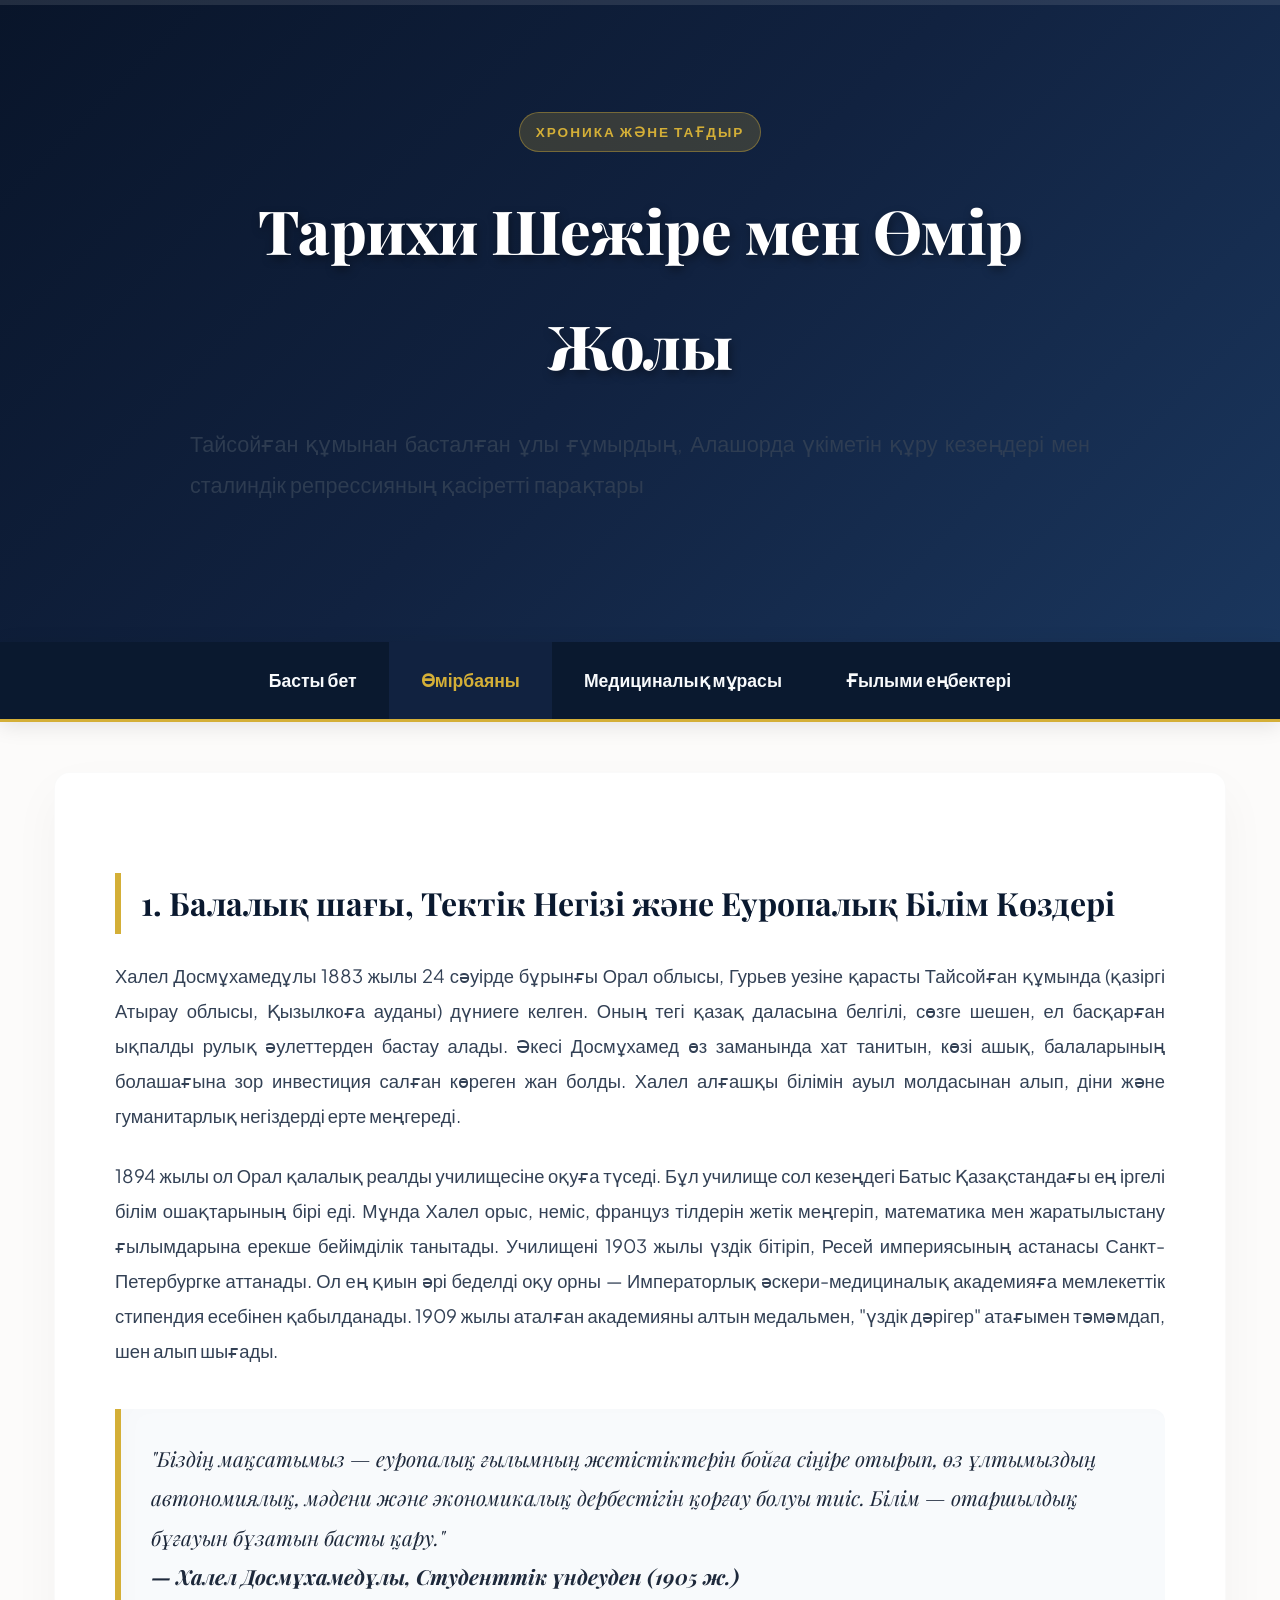
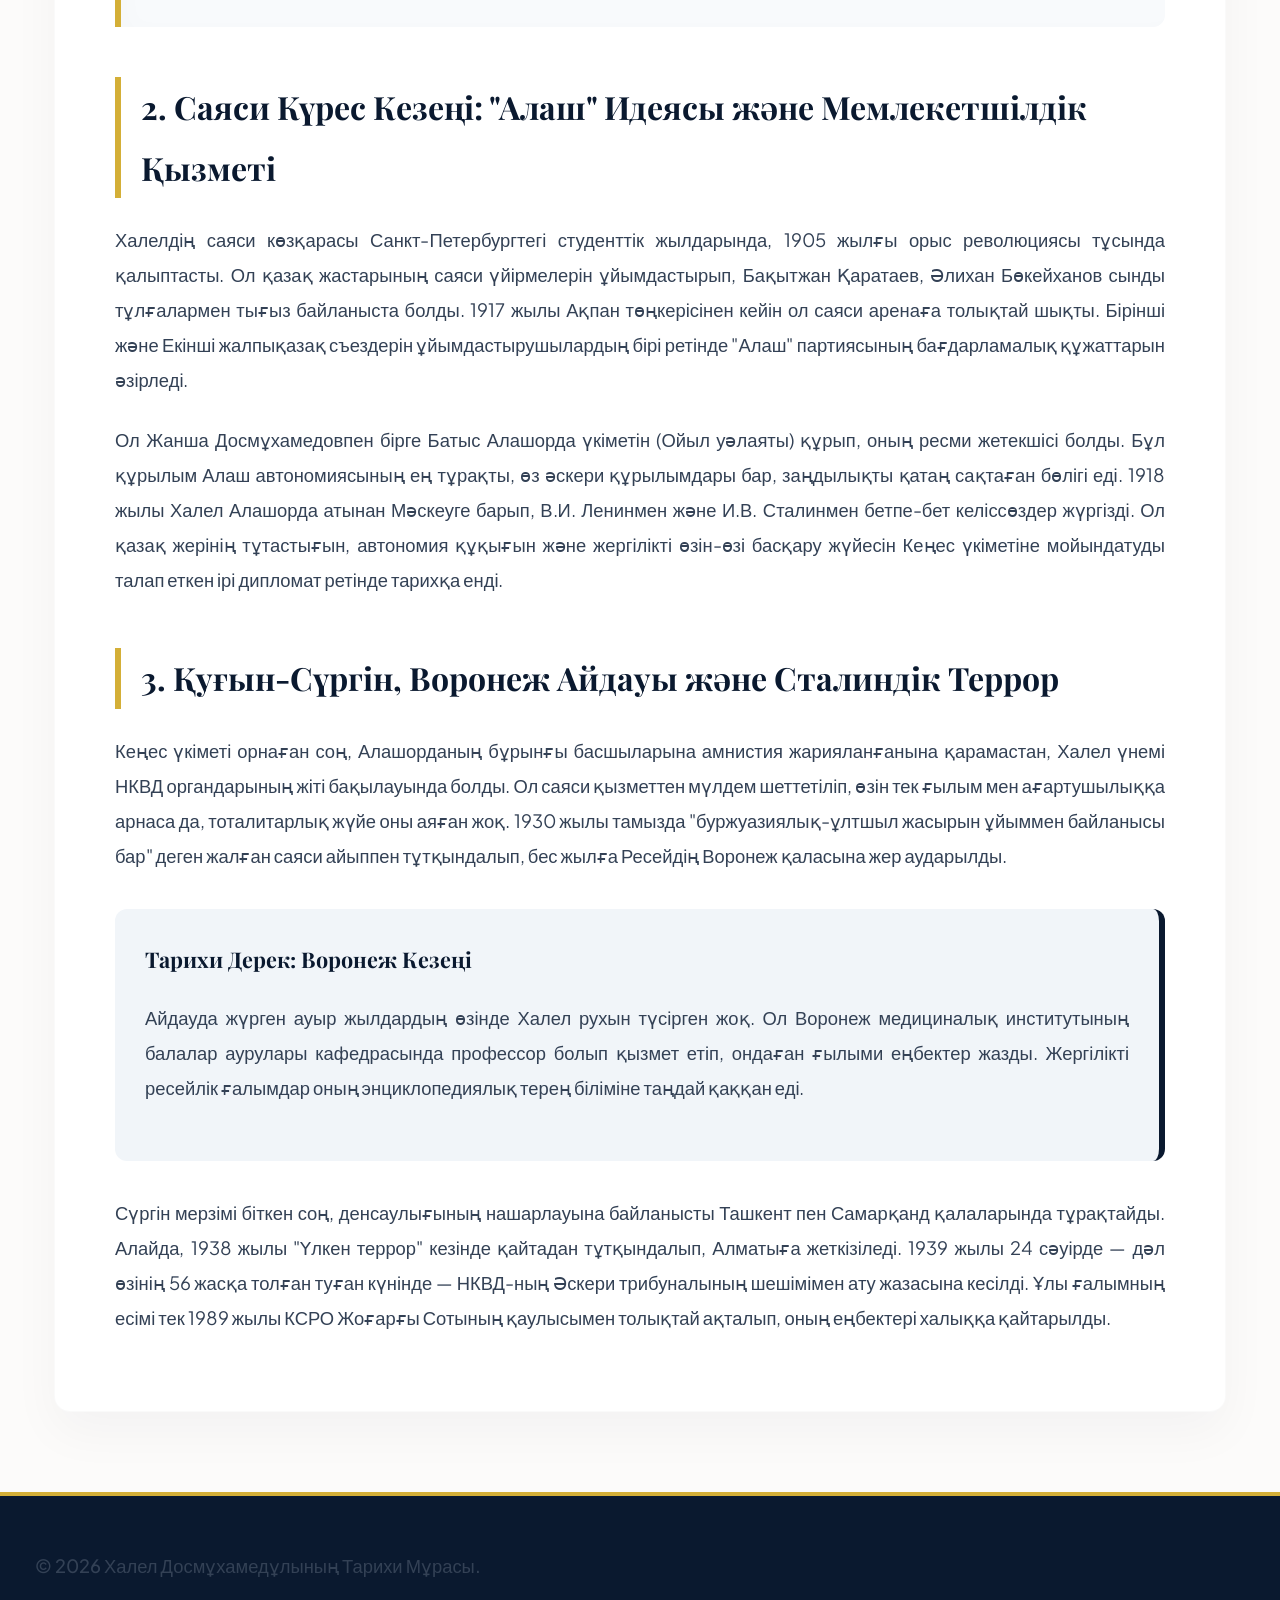
<file: bio.html>
<!DOCTYPE html>
<html lang="kk">
<head>
    <meta charset="UTF-8">
    <meta name="viewport" content="width=device-width, initial-scale=1.0">
    <title>Өмірбаяны — Халел Досмұхамедұлы</title>
    <link rel="stylesheet" href="style.css">
</head>
<body>

    <div id="progress-container">
        <div id="progress-bar"></div>
    </div>

    <header>
        <div class="header-overlay">
            <span class="header-tag">Хроника және Тағдыр</span>
            <h1>Тарихи Шежіре мен Өмір Жолы</h1>
            <p>Тайсойған құмынан басталған ұлы ғұмырдың, Алашорда үкіметін құру кезеңдері мен сталиндік репрессияның қасіретті парақтары</p>
        </div>
    </header>

    <nav>
        <a href="index.html">Басты бет</a>
        <a href="bio.html" class="active">Өмірбаяны</a>
        <a href="medicine.html">Медициналық мұрасы</a>
        <a href="education.html">Ғылыми еңбектері</a>
    </nav>

    <main class="container">
        <h2>1. Балалық шағы, Тектік Негізі және Еуропалық Білім Көздері</h2>
        <p>Халел Досмұхамедұлы 1883 жылы 24 сәуірде бұрынғы Орал облысы, Гурьев уезіне қарасты Тайсойған құмында (қазіргі Атырау облысы, Қызылкоға ауданы) дүниеге келген. Оның тегі қазақ даласына белгілі, сөзге шешен, ел басқарған ықпалды рулық әулеттерден бастау алады. Әкесі Досмұхамед өз заманында хат танитын, көзі ашық, балаларының болашағына зор инвестиция салған көреген жан болды. Халел алғашқы білімін ауыл молдасынан алып, діни және гуманитарлық негіздерді ерте меңгереді.</p>
        
        <p>1894 жылы ол Орал қалалық реалды училищесіне оқуға түседі. Бұл училище сол кезеңдегі Батыс Қазақстандағы ең іргелі білім ошақтарының бірі еді. Мұнда Халел орыс, неміс, француз тілдерін жетік меңгеріп, математика мен жаратылыстану ғылымдарына ерекше бейімділік танытады. Училищені 1903 жылы үздік бітіріп, Ресей империясының астанасы Санкт-Петербургке аттанады. Ол ең қиын әрі беделді оқу орны — Императорлық әскери-медициналық академияға мемлекеттік стипендия есебінен қабылданады. 1909 жылы аталған академияны алтын медальмен, "үздік дәрігер" атағымен тәмәмдап, шен алып шығады.</p>

        <blockquote class="quote">
            "Біздің мақсатымыз — еуропалық ғылымның жетістіктерін бойға сіңіре отырып, өз ұлтымыздың автономиялық, мәдени және экономикалық дербестігін қорғау болуы тиіс. Білім — отаршылдық бұғауын бұзатын басты қару."
            <br><strong>— Халел Досмұхамедұлы, Студенттік үндеуден (1905 ж.)</strong>
        </blockquote>

        <h2>2. Саяси Күрес Кезеңі: "Алаш" Идеясы және Мемлекетшілдік Қызметі</h2>
        <p>Халелдің саяси көзқарасы Санкт-Петербургтегі студенттік жылдарында, 1905 жылғы орыс революциясы тұсында қалыптасты. Ол қазақ жастарының саяси үйірмелерін ұйымдастырып, Бақытжан Қаратаев, Әлихан Бөкейханов сынды тұлғалармен тығыз байланыста болды. 1917 жылы Ақпан төңкерісінен кейін ол саяси аренаға толықтай шықты. Бірінші және Екінші жалпықазақ съездерін ұйымдастырушылардың бірі ретінде "Алаш" партиясының бағдарламалық құжаттарын әзірледі.</p>
        
        <p>Ол Жанша Досмұхамедовпен бірге Батыс Алашорда үкіметін (Ойыл уәлаяты) құрып, оның ресми жетекшісі болды. Бұл құрылым Алаш автономиясының ең тұрақты, өз әскери құрылымдары бар, заңдылықты қатаң сақтаған бөлігі еді. 1918 жылы Халел Алашорда атынан Мәскеуге барып, В.И. Ленинмен және И.В. Сталинмен бетпе-бет келіссөздер жүргізді. Ол қазақ жерінің тұтастығын, автономия құқығын және жергілікті өзін-өзі басқару жүйесін Кеңес үкіметіне мойындатуды талап еткен ірі дипломат ретінде тарихқа енді.</p>

        <h2>3. Қуғын-Сүргін, Воронеж Айдауы және Сталиндік Террор</h2>
        <p>Кеңес үкіметі орнаған соң, Алашорданың бұрынғы басшыларына амнистия жарияланғанына қарамастан, Халел үнемі НКВД органдарының жіті бақылауында болды. Ол саяси қызметтен мүлдем шеттетіліп, өзін тек ғылым мен ағартушылыққа арнаса да, тоталитарлық жүйе оны аяған жоқ. 1930 жылы тамызда "буржуазиялық-ұлтшыл жасырын ұйыммен байланысы бар" деген жалған саяси айыппен тұтқындалып, бес жылға Ресейдің Воронеж қаласына жер аударылды.</p>
        
        <div class="info-block">
            <h3>Тарихи Дерек: Воронеж Кезеңі</h3>
            <p>Айдауда жүрген ауыр жылдардың өзінде Халел рухын түсірген жоқ. Ол Воронеж медициналық институтының балалар аурулары кафедрасында профессор болып қызмет етіп, ондаған ғылыми еңбектер жазды. Жергілікті ресейлік ғалымдар оның энциклопедиялық терең біліміне таңдай қаққан еді.</p>
        </div>

        <p>Сүргін мерзімі біткен соң, денсаулығының нашарлауына байланысты Ташкент пен Самарқанд қалаларында тұрақтайды. Алайда, 1938 жылы "Үлкен террор" кезінде қайтадан тұтқындалып, Алматыға жеткізіледі. 1939 жылы 24 сәуірде — дәл өзінің 56 жасқа толған туған күнінде — НКВД-ның Әскери трибуналының шешімімен ату жазасына кесілді. Ұлы ғалымның есімі тек 1989 жылы КСРО Жоғарғы Сотының қаулысымен толықтай ақталып, оның еңбектері халыққа қайтарылды.</p>
    </main>

    <footer>
        <p>&copy; 2026 Халел Досмұхамедұлының Тарихи Мұрасы.</p>
    </footer>

    <script src="script.js"></script>
</body>
</html>
</file>
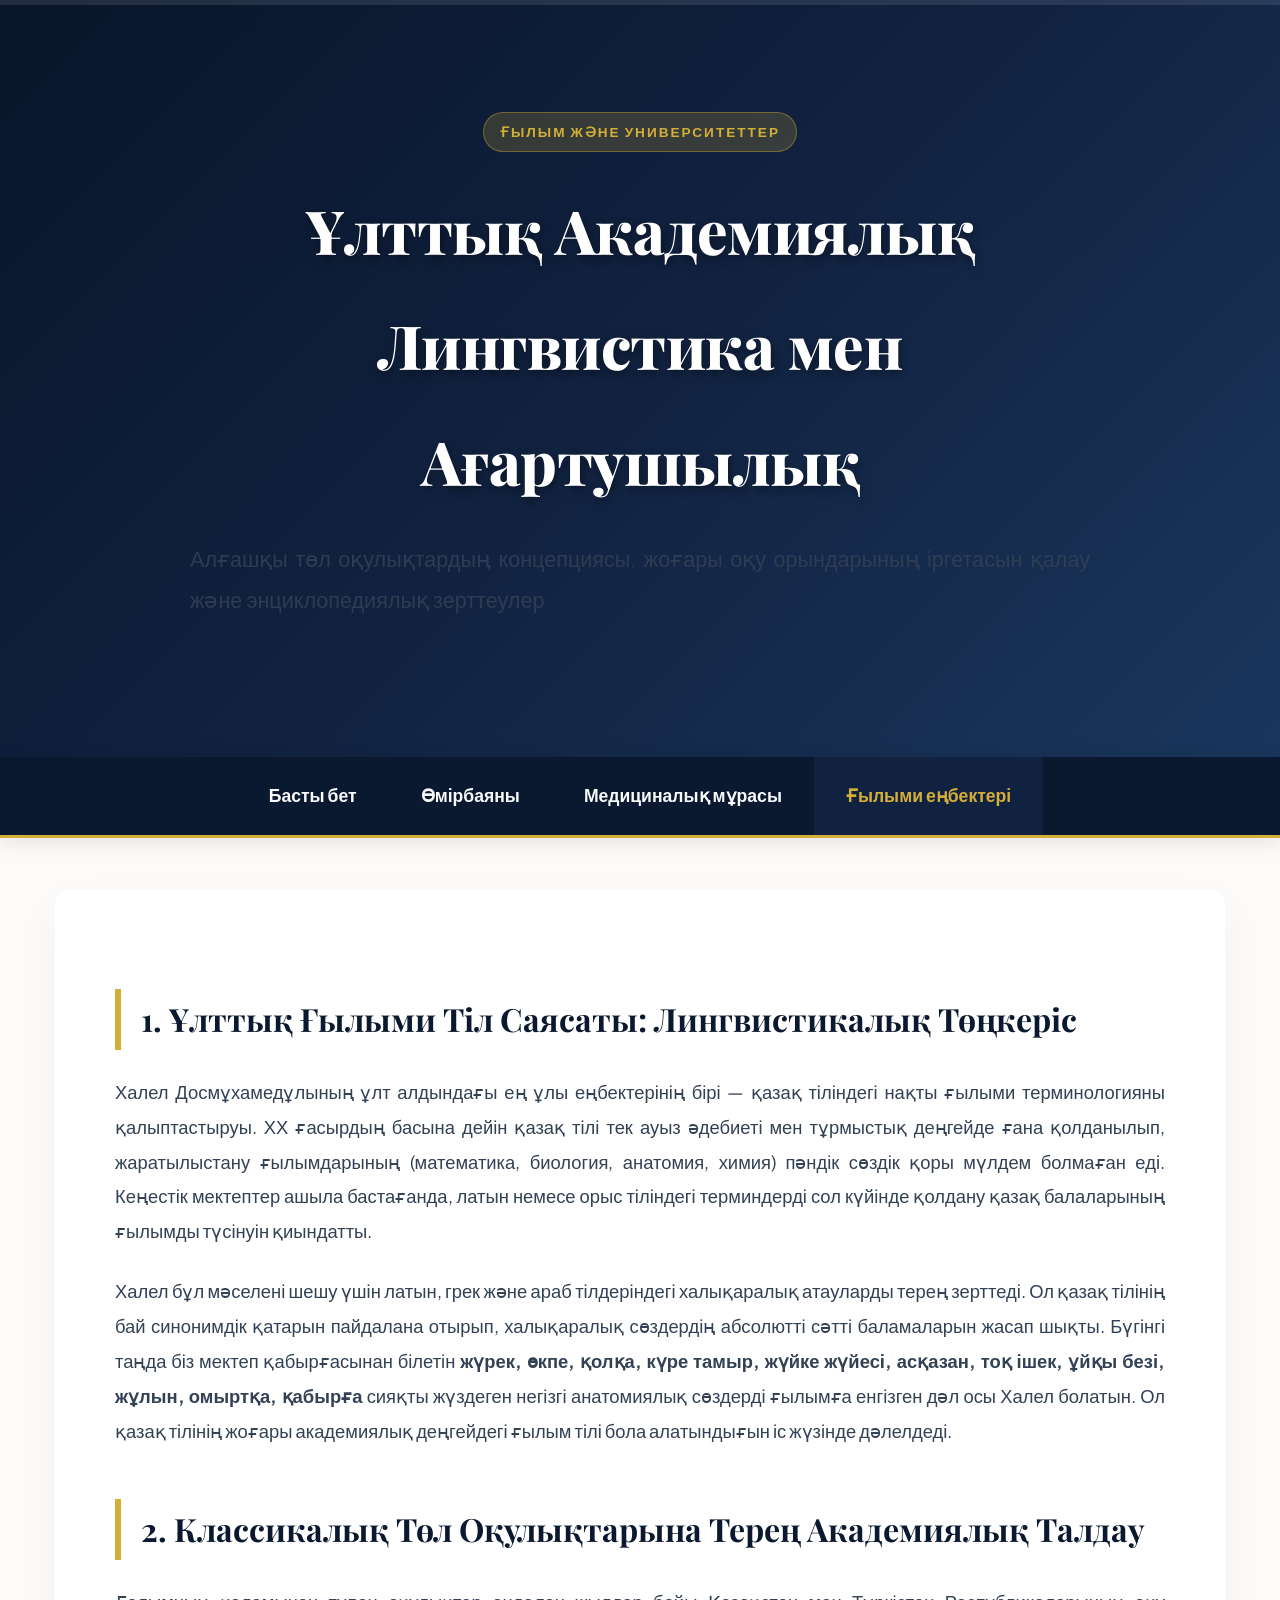
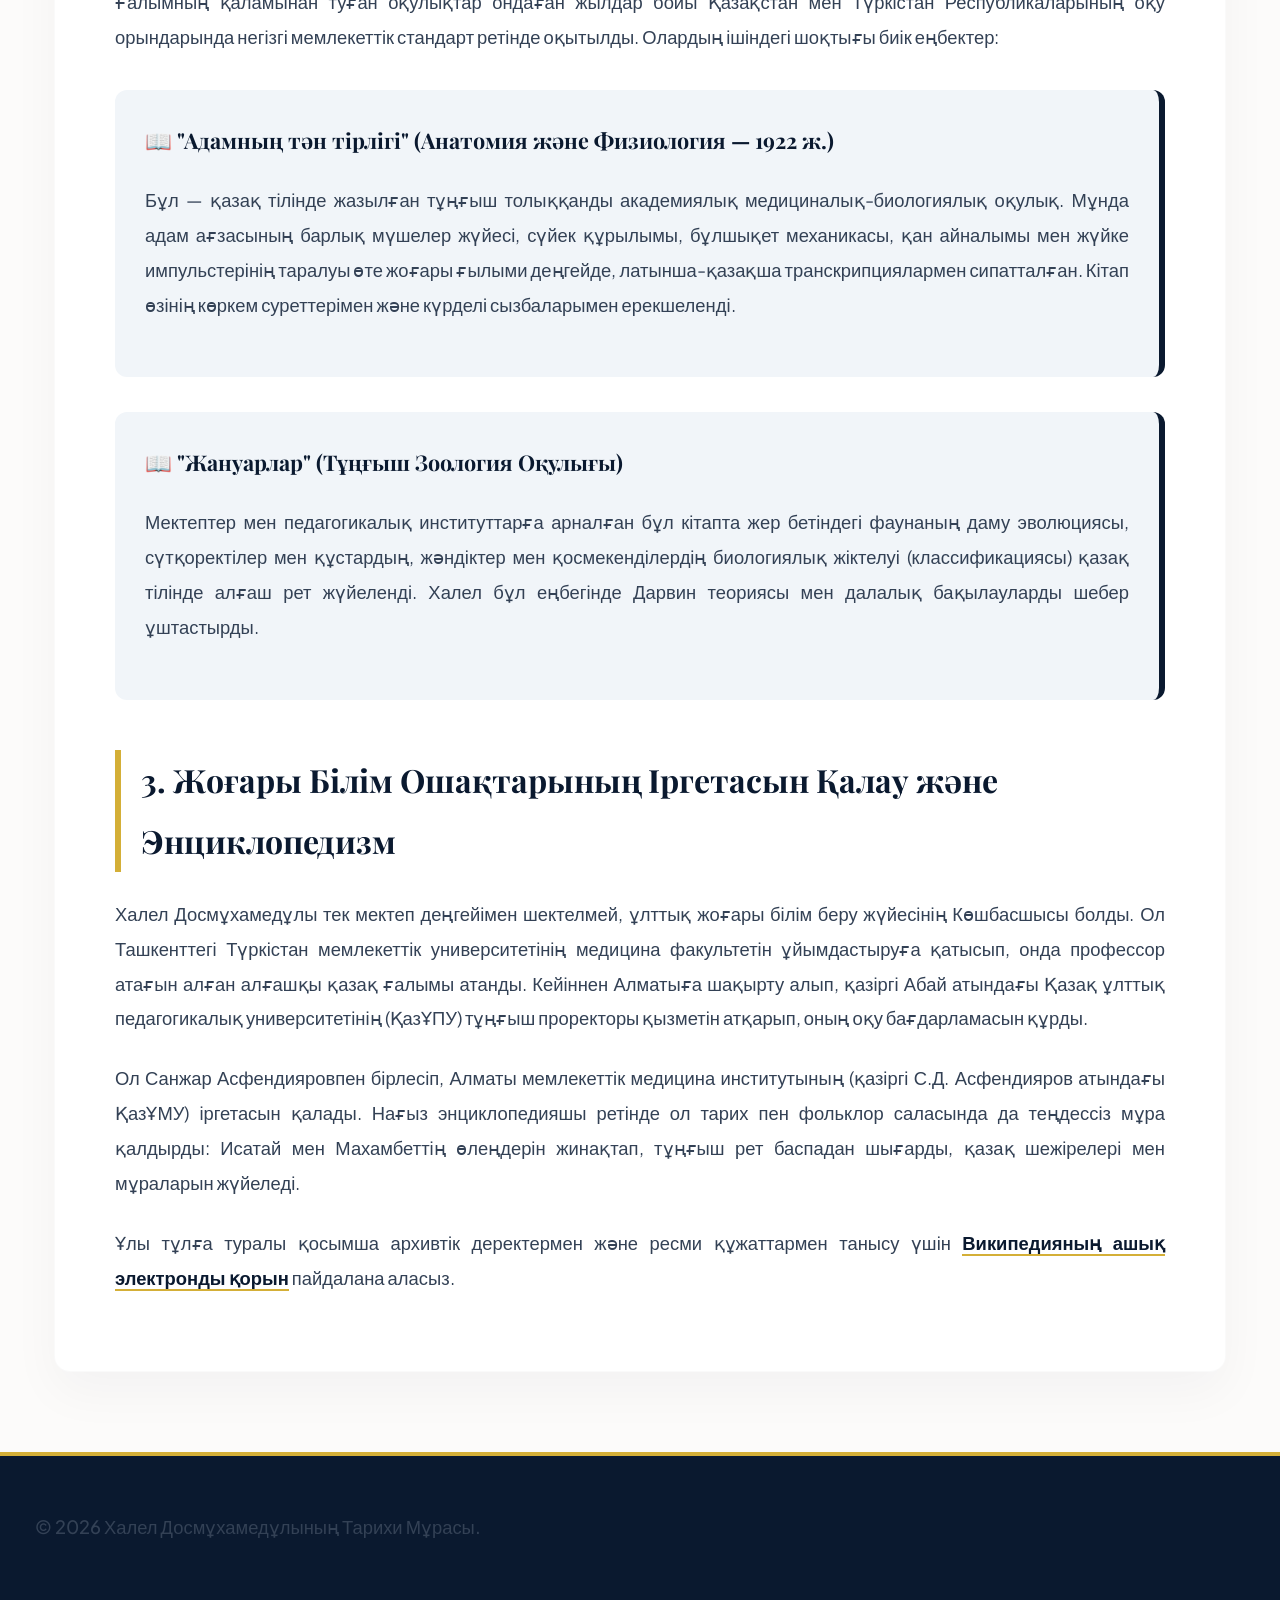
<file: education.html>
<!DOCTYPE html>
<html lang="kk">
<head>
    <meta charset="UTF-8">
    <meta name="viewport" content="width=device-width, initial-scale=1.0">
    <title>Ғылыми еңбектері — Халел Досмұхамедұлы</title>
    <link rel="stylesheet" href="style.css">
</head>
<body>

    <div id="progress-container">
        <div id="progress-bar"></div>
    </div>

    <header>
        <div class="header-overlay">
            <span class="header-tag">Ғылым және Университеттер</span>
            <h1>Ұлттық Академиялық Лингвистика мен Ағартушылық</h1>
            <p>Алғашқы төл оқулықтардың концепциясы, жоғары оқу орындарының іргетасын қалау және энциклопедиялық зерттеулер</p>
        </div>
    </header>

    <nav>
        <a href="index.html">Басты бет</a>
        <a href="bio.html">Өмірбаяны</a>
        <a href="medicine.html">Медициналық мұрасы</a>
        <a href="education.html" class="active">Ғылыми еңбектері</a>
    </nav>

    <main class="container">
        <h2>1. Ұлттық Ғылыми Тіл Саясаты: Лингвистикалық Төңкеріс</h2>
        <p>Халел Досмұхамедұлының ұлт алдындағы ең ұлы еңбектерінің бірі — қазақ тіліндегі нақты ғылыми терминологияны қалыптастыруы. ХХ ғасырдың басына дейін қазақ тілі тек ауыз әдебиеті мен тұрмыстық деңгейде ғана қолданылып, жаратылыстану ғылымдарының (математика, биология, анатомия, химия) пәндік сөздік қоры мүлдем болмаған еді. Кеңестік мектептер ашыла бастағанда, латын немесе орыс тіліндегі терминдерді сол күйінде қолдану қазақ балаларының ғылымды түсінуін қиындатты.</p>
        
        <p>Халел бұл мәселені шешу үшін латын, грек және араб тілдеріндегі халықаралық атауларды терең зерттеді. Ол қазақ тілінің бай синонимдік қатарын пайдалана отырып, халықаралық сөздердің абсолютті сәтті баламаларын жасап шықты. Бүгінгі таңда біз мектеп қабырғасынан білетін <strong>жүрек, өкпе, қолқа, күре тамыр, жүйке жүйесі, асқазан, тоқ ішек, ұйқы безі, жұлын, омыртқа, қабырға</strong> сияқты жүздеген негізгі анатомиялық сөздерді ғылымға енгізген дәл осы Халел болатын. Ол қазақ тілінің жоғары академиялық деңгейдегі ғылым тілі бола алатындығын іс жүзінде дәлелдеді.</p>

        <h2>2. Классикалық Төл Оқулықтарына Терең Академиялық Талдау</h2>
        <p>Ғалымның қаламынан туған оқулықтар ондаған жылдар бойы Қазақстан мен Түркістан Республикаларының оқу орындарында негізгі мемлекеттік стандарт ретінде оқытылды. Олардың ішіндегі шоқтығы биік еңбектер:</p>

        <div class="info-block">
            <h3>📖 "Адамның тән тірлігі" (Анатомия және Физиология — 1922 ж.)</h3>
            <p>Бұл — қазақ тілінде жазылған тұңғыш толыққанды академиялық медициналық-биологиялық оқулық. Мұнда адам ағзасының барлық мүшелер жүйесі, сүйек құрылымы, бұлшықет механикасы, қан айналымы мен жүйке импульстерінің таралуы өте жоғары ғылыми деңгейде, латынша-қазақша транскрипциялармен сипатталған. Кітап өзінің көркем суреттерімен және күрделі сызбаларымен ерекшеленді.</p>
        </div>

        <div class="info-block">
            <h3>📖 "Жануарлар" (Тұңғыш Зоология Оқулығы)</h3>
            <p>Мектептер мен педагогикалық институттарға арналған бұл кітапта жер бетіндегі фаунаның даму эволюциясы, сүтқоректілер мен құстардың, жәндіктер мен қосмекенділердің биологиялық жіктелуі (классификациясы) қазақ тілінде алғаш рет жүйеленді. Халел бұл еңбегінде Дарвин теориясы мен далалық бақылауларды шебер ұштастырды.</p>
        </div>

        <h2>3. Жоғары Білім Ошақтарының Іргетасын Қалау және Энциклопедизм</h2>
        <p>Халел Досмұхамедұлы тек мектеп деңгейімен шектелмей, ұлттық жоғары білім беру жүйесінің Көшбасшысы болды. Ол Ташкенттегі Түркістан мемлекеттік университетінің медицина факультетін ұйымдастыруға қатысып, онда профессор атағын алған алғашқы қазақ ғалымы атанды. Кейіннен Алматыға шақырту алып, қазіргі Абай атындағы Қазақ ұлттық педагогикалық университетінің (ҚазҰПУ) тұңғыш проректоры қызметін атқарып, оның оқу бағдарламасын құрды.</p>
        
        <p>Ол Санжар Асфендияровпен бірлесіп, Алматы мемлекеттік медицина институтының (қазіргі С.Д. Асфендияров атындағы ҚазҰМУ) іргетасын қалады. Нағыз энциклопедияшы ретінде ол тарих пен фольклор саласында да теңдессіз мұра қалдырды: Исатай мен Махамбеттің өлеңдерін жинақтап, тұңғыш рет баспадан шығарды, қазақ шежірелері мен мұраларын жүйеледі.</p>

        <p>Ұлы тұлға туралы қосымша архивтік деректермен және ресми құжаттармен танысу үшін <a href="https://kk.wikipedia.org/wiki/Халел_Досмұхамедов" target="_blank" class="wiki-link">Википедияның ашық электронды қорын</a> пайдалана аласыз.</p>
    </main>

    <footer>
        <p>&copy; 2026 Халел Досмұхамедұлының Тарихи Мұрасы.</p>
    </footer>

    <script src="script.js"></script>
</body>
</html>
</file>
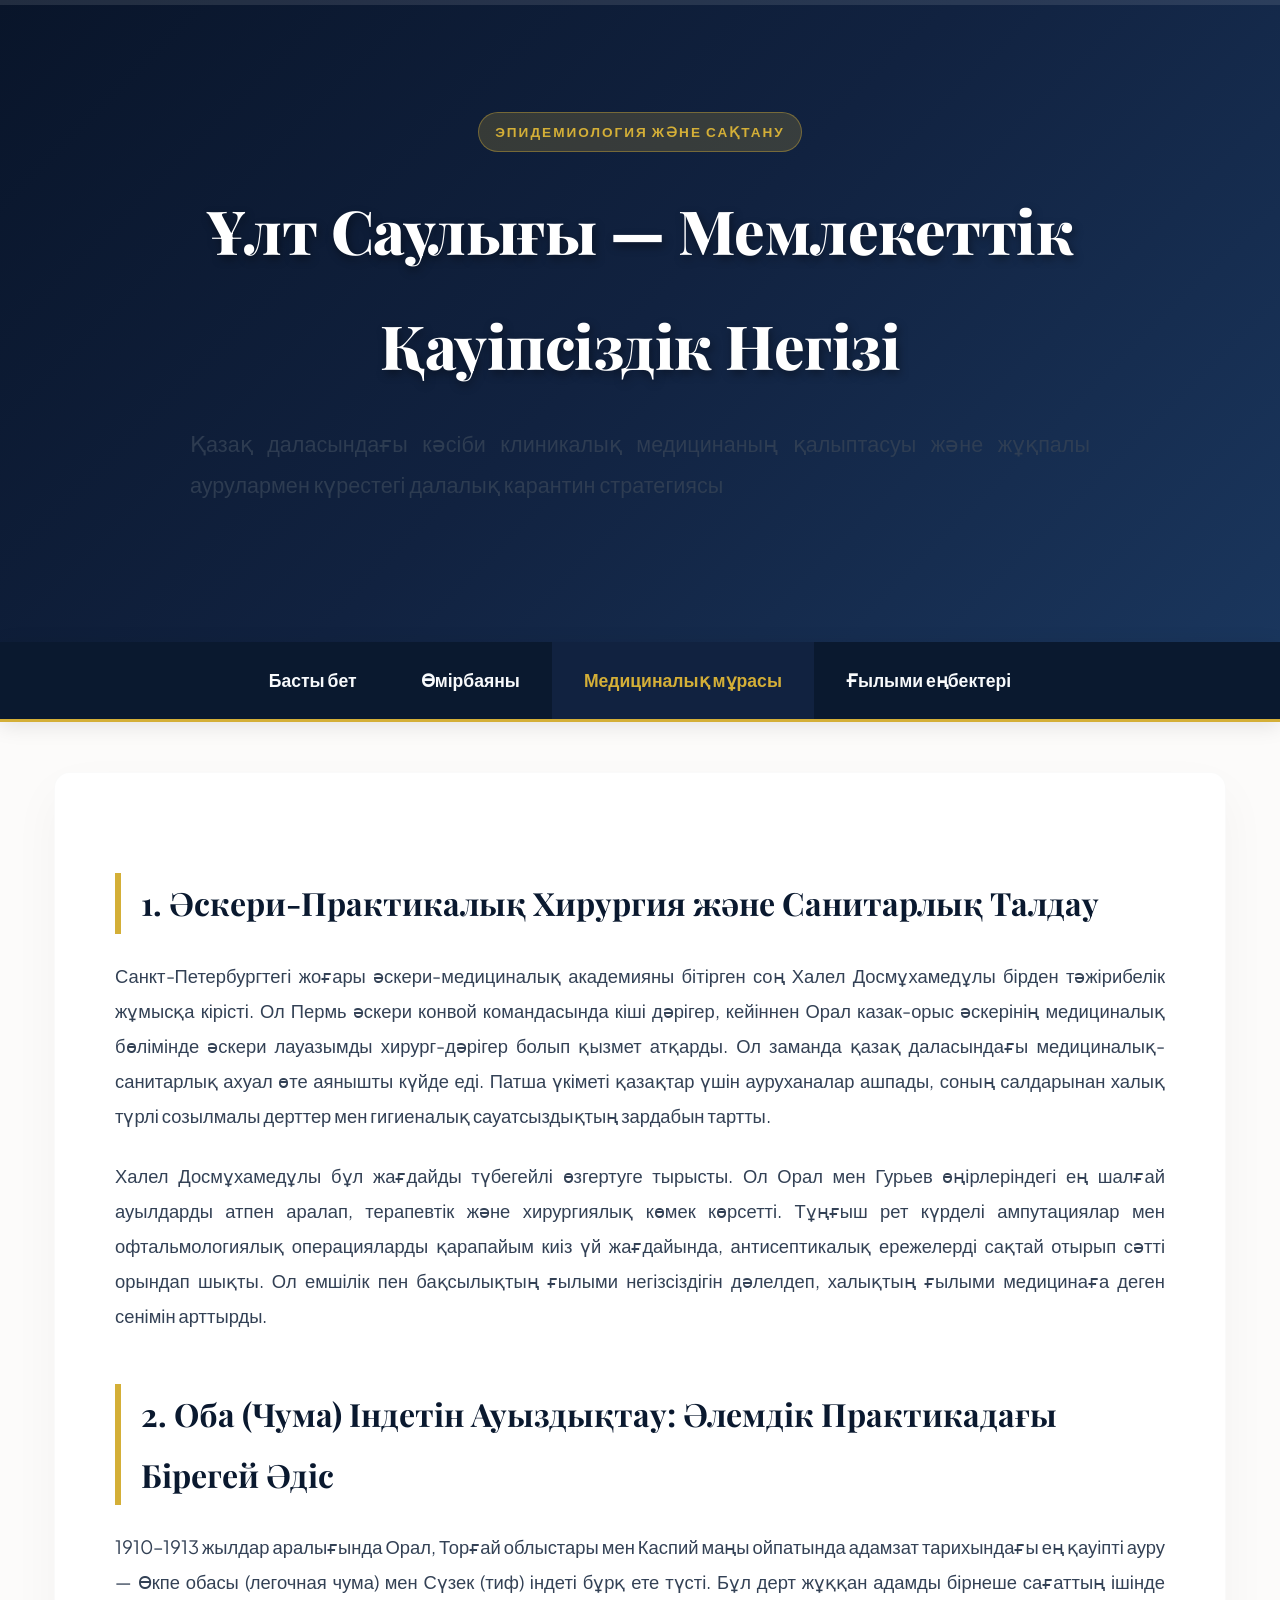
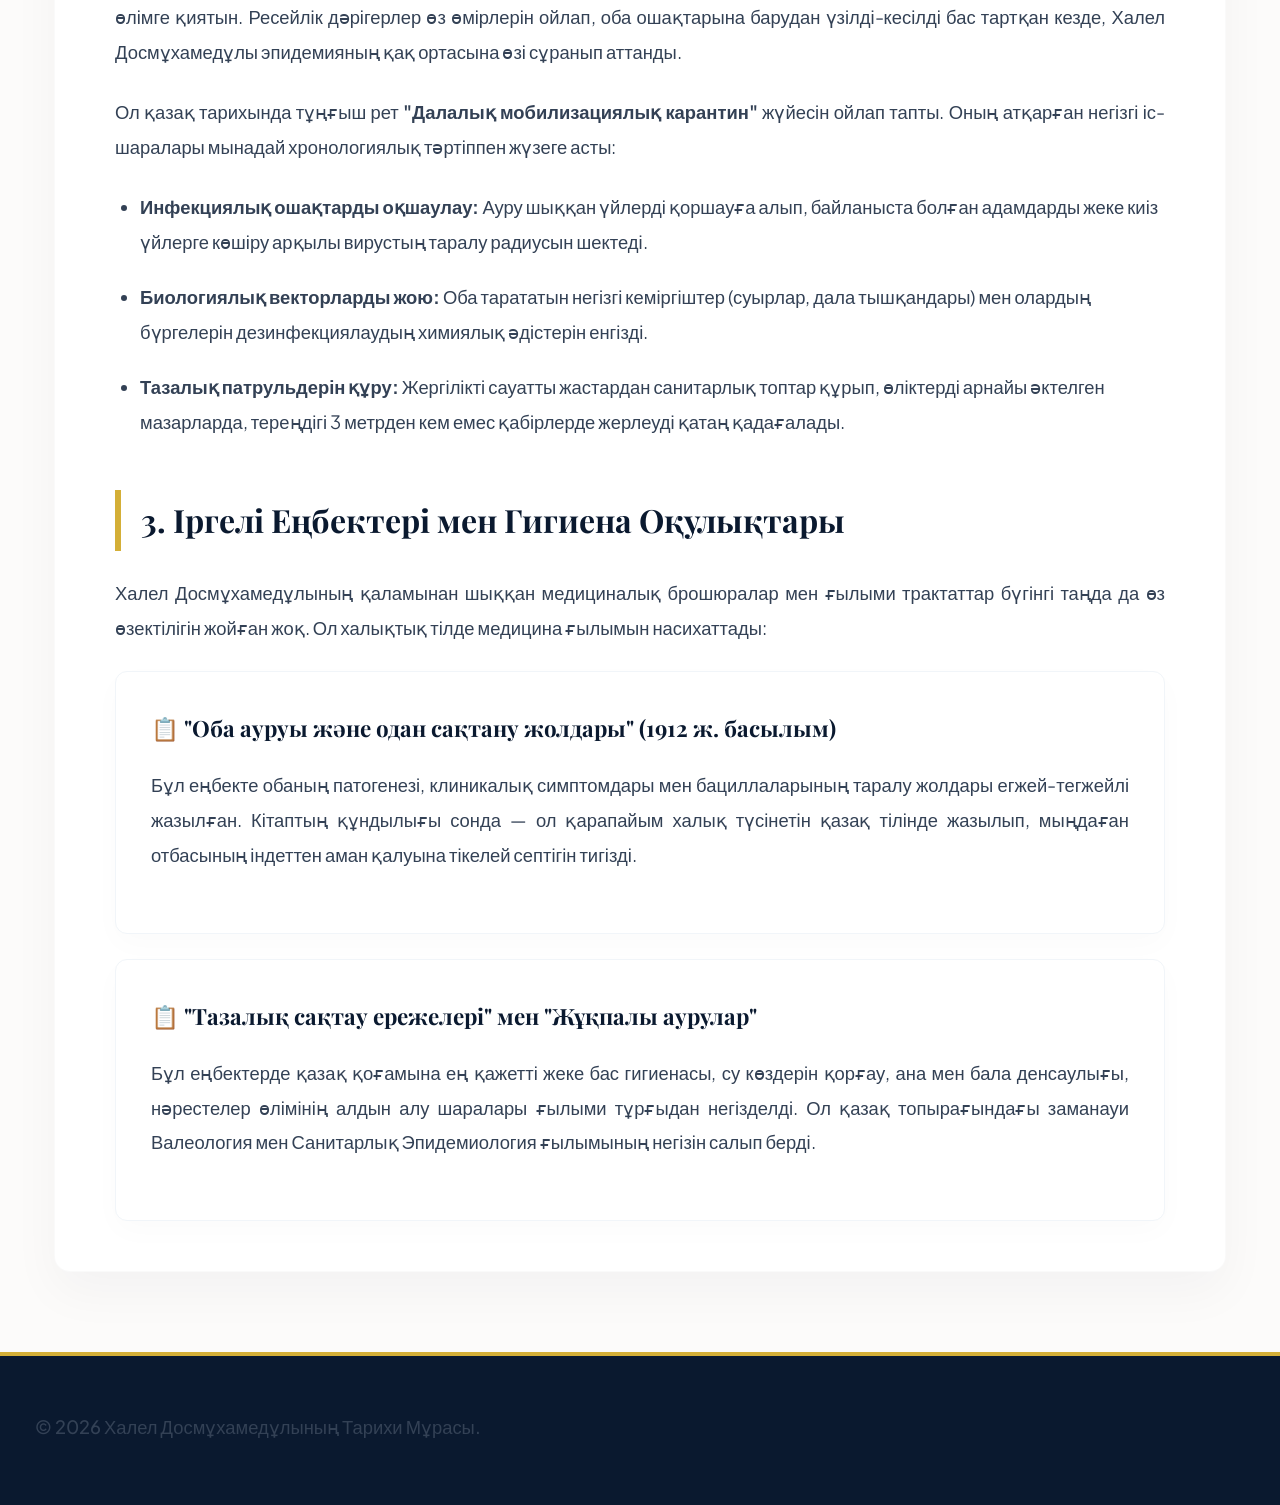
<file: medicine.html>
<!DOCTYPE html>
<html lang="kk">
<head>
    <meta charset="UTF-8">
    <meta name="viewport" content="width=device-width, initial-scale=1.0">
    <title>Медициналық Мұрасы — Халел Досмұхамедұлы</title>
    <link rel="stylesheet" href="style.css">
</head>
<body>

    <div id="progress-container">
        <div id="progress-bar"></div>
    </div>

    <header>
        <div class="header-overlay">
            <span class="header-tag">Эпидемиология және Сақтану</span>
            <h1>Ұлт Саулығы — Мемлекеттік Қауіпсіздік Негізі</h1>
            <p>Қазақ даласындағы кәсіби клиникалық медицинаның қалыптасуы және жұқпалы аурулармен күрестегі далалық карантин стратегиясы</p>
        </div>
    </header>

    <nav>
        <a href="index.html">Басты бет</a>
        <a href="bio.html">Өмірбаяны</a>
        <a href="medicine.html" class="active">Медициналық мұрасы</a>
        <a href="education.html">Ғылыми еңбектері</a>
    </nav>

    <main class="container">
        <h2>1. Әскери-Практикалық Хирургия және Санитарлық Талдау</h2>
        <p>Санкт-Петербургтегі жоғары әскери-медициналық академияны бітірген соң Халел Досмұхамедұлы бірден тәжірибелік жұмысқа кірісті. Ол Пермь әскери конвой командасында кіші дәрігер, кейіннен Орал казак-орыс әскерінің медициналық бөлімінде әскери лауазымды хирург-дәрігер болып қызмет атқарды. Ол заманда қазақ даласындағы медициналық-санитарлық ахуал өте аянышты күйде еді. Патша үкіметі қазақтар үшін ауруханалар ашпады, соның салдарынан халық түрлі созылмалы дерттер мен гигиеналық сауатсыздықтың зардабын тартты.</p>
        
        <p>Халел Досмұхамедұлы бұл жағдайды түбегейлі өзгертуге тырысты. Ол Орал мен Гурьев өңірлеріндегі ең шалғай ауылдарды атпен аралап, терапевтік және хирургиялық көмек көрсетті. Тұңғыш рет күрделі ампутациялар мен офтальмологиялық операцияларды қарапайым киіз үй жағдайында, антисептикалық ережелерді сақтай отырып сәтті орындап шықты. Ол емшілік пен бақсылықтың ғылыми негізсіздігін дәлелдеп, халықтың ғылыми медицинаға деген сенімін арттырды.</p>

        <h2>2. Оба (Чума) Індетін Ауыздықтау: Әлемдік Практикадағы Бірегей Әдіс</h2>
        <p>1910–1913 жылдар аралығында Орал, Торғай облыстары мен Каспий маңы ойпатында адамзат тарихындағы ең қауіпті ауру — Өкпе обасы (легочная чума) мен Сүзек (тиф) індеті бұрқ ете түсті. Бұл дерт жұққан адамды бірнеше сағаттың ішінде өлімге қиятын. Ресейлік дәрігерлер өз өмірлерін ойлап, оба ошақтарына барудан үзілді-кесілді бас тартқан кезде, Халел Досмұхамедұлы эпидемияның қақ ортасына өзі сұранып аттанды.</p>
        
        <p>Ол қазақ тарихында тұңғыш рет <strong>"Далалық мобилизациялық карантин"</strong> жүйесін ойлап тапты. Оның атқарған негізгі іс-шаралары мынадай хронологиялық тәртіппен жүзеге асты:</p>
        
        <ul class="books-list">
            <li><strong>Инфекциялық ошақтарды оқшаулау:</strong> Ауру шыққан үйлерді қоршауға алып, байланыста болған адамдарды жеке киіз үйлерге көшіру арқылы вирустың таралу радиусын шектеді.</li>
            <li><strong>Биологиялық векторларды жою:</strong> Оба тарататын негізгі кеміргіштер (суырлар, дала тышқандары) мен олардың бүргелерін дезинфекциялаудың химиялық әдістерін енгізді.</li>
            <li><strong>Тазалық патрульдерін құру:</strong> Жергілікті сауатты жастардан санитарлық топтар құрып, өліктерді арнайы әктелген мазарларда, тереңдігі 3 метрден кем емес қабірлерде жерлеуді қатаң қадағалады.</li>
        </ul>

        <h2>3. Іргелі Еңбектері мен Гигиена Оқулықтары</h2>
        <p>Халел Досмұхамедұлының қаламынан шыққан медициналық брошюралар мен ғылыми трактаттар бүгінгі таңда да өз өзектілігін жойған жоқ. Ол халықтық тілде медицина ғылымын насихаттады:</p>

        <div class="card" style="margin-bottom: 25px;">
            <h3>📋 "Оба ауруы және одан сақтану жолдары" (1912 ж. басылым)</h3>
            <p>Бұл еңбекте обаның патогенезі, клиникалық симптомдары мен бациллаларының таралу жолдары егжей-тегжейлі жазылған. Кітаптың құндылығы сонда — ол қарапайым халық түсінетін қазақ тілінде жазылып, мыңдаған отбасының індеттен аман қалуына тікелей септігін тигізді.</p>
        </div>

        <div class="card">
            <h3>📋 "Тазалық сақтау ережелері" мен "Жұқпалы аурулар"</h3>
            <p>Бұл еңбектерде қазақ қоғамына ең қажетті жеке бас гигиенасы, су көздерін қорғау, ана мен бала денсаулығы, нәрестелер өлімінің алдын алу шаралары ғылыми тұрғыдан негізделді. Ол қазақ топырағындағы заманауи Валеология мен Санитарлық Эпидемиология ғылымының негізін салып берді.</p>
        </div>
    </main>

    <footer>
        <p>&copy; 2026 Халел Досмұхамедұлының Тарихи Мұрасы.</p>
    </footer>

    <script src="script.js"></script>
</body>
</html>
</file>
<file: style.css>
/* КЕРЕМЕТ ГУГЛ ҚАРИПТЕРІН ҚОСУ */
@import url('https://fonts.googleapis.com/css2?family=Playfair+Display:ital,wght@0,400..900;1,400..900&family=Plus+Jakarta+Sans:ital,wght@0,200..800;1,200..800&display=swap');

/* ЖАЛПЫ БАПТАУЛАР */
html {
    scroll-behavior: smooth;
}

body {
    font-family: 'Plus Jakarta Sans', sans-serif;
    line-height: 1.9;
    margin: 0;
    padding: 0;
    background-color: #fcfbfa; /* Жұмсақ піл сүйегі түсі */
    color: #1e293b;
}

/* ОҚУ ПРОГРЕСІНІҢ СЫЗЫҒЫ (PROGRESS BAR) */
#progress-container {
    position: fixed;
    top: 0;
    left: 0;
    width: 100%;
    height: 5px;
    background-color: rgba(255,255,255,0.1);
    z-index: 9999;
}

#progress-bar {
    height: 100%;
    width: 0%;
    background: linear-gradient(90deg, #d4af37, #f39c12);
    transition: width 0.1s ease-out;
}

/* ХЕДЕР — АРИСТОКРАТИЯЛЫҚ ГРАДИЕНТ */
header {
    background: linear-gradient(135deg, #09152a, #112240, #1a365d);
    color: white;
    text-align: center;
    padding: 7rem 1rem;
    position: relative;
    box-shadow: 0 10px 30px rgba(0,0,0,0.15);
}

.header-overlay {
    max-width: 900px;
    margin: 0 auto;
}

.header-tag {
    background-color: rgba(212, 175, 55, 0.2);
    color: #d4af37;
    padding: 6px 16px;
    border-radius: 50px;
    font-size: 0.85rem;
    font-weight: 700;
    text-transform: uppercase;
    letter-spacing: 2px;
    display: inline-block;
    margin-bottom: 20px;
    border: 1px solid rgba(212, 175, 55, 0.4);
}

header h1 {
    font-family: 'Playfair Display', serif;
    font-size: 3.8rem;
    margin: 0;
    font-weight: 800;
    letter-spacing: -0.5px;
    text-shadow: 2px 4px 10px rgba(0,0,0,0.4);
}

header p {
    font-size: 1.35rem;
    opacity: 0.85;
    margin-top: 20px;
    font-weight: 300;
}

/* СТИЛЬДІ ЖАБЫСПАЛЫ МӘЗІР (STICKY NAV) */
nav {
    background-color: #0a192f;
    display: flex;
    justify-content: center;
    position: sticky;
    top: 0;
    z-index: 5000;
    box-shadow: 0 4px 20px rgba(0,0,0,0.1);
    border-bottom: 3px solid #d4af37;
}

nav a {
    color: #f8fafc;
    text-decoration: none;
    padding: 22px 32px;
    font-weight: 600;
    font-size: 1.1rem;
    transition: all 0.4s cubic-bezier(0.165, 0.84, 0.44, 1);
    position: relative;
}

nav a:hover, nav a.active {
    color: #d4af37;
    background-color: #112240;
}

/* КОНТЕЙНЕР ДИЗАЙНЫ */
.container {
    max-width: 1050px;
    margin: 50px auto;
    padding: 50px 60px;
    background: #ffffff;
    border-radius: 16px;
    box-shadow: 0 20px 50px rgba(15, 23, 42, 0.04);
    border: 1px solid rgba(0,0,0,0.02);
}

/* HERO СЕКЦИЯ */
.hero-section {
    display: flex;
    align-items: center;
    gap: 50px;
    margin-bottom: 50px;
}

.hero-image img {
    max-width: 280px;
    height: auto;
    border-radius: 14px;
    border: 4px solid #d4af37;
    box-shadow: 0 15px 35px rgba(0,0,0,0.15);
}

.hero-text h2 {
    font-family: 'Playfair Display', serif;
    color: #0f172a;
    font-size: 2.2rem;
    margin-top: 0;
}

.hero-text p {
    text-align: justify;
    color: #475569;
    font-size: 1.1rem;
}

/* БАТЫРМА СТИЛЬДЕРІ */
.btn-primary {
    background: #0a192f;
    color: #d4af37;
    border: 2px solid #d4af37;
    padding: 14px 30px;
    font-size: 1rem;
    font-weight: 700;
    border-radius: 8px;
    cursor: pointer;
    box-shadow: 0 4px 12px rgba(10, 25, 47, 0.15);
    transition: all 0.3s ease;
}

.btn-primary:hover {
    background: #d4af37;
    color: #0a192f;
    transform: translateY(-2px);
}

/* ТАҚЫРЫПТАР МЕН СЫЗЫҚТАР */
h2 {
    font-family: 'Playfair Display', serif;
    color: #0a192f;
    font-size: 2rem;
    border-left: 6px solid #d4af37;
    padding-left: 20px;
    margin-top: 50px;
    margin-bottom: 25px;
}

p {
    text-align: justify;
    font-size: 1.15rem;
    color: #334155;
    margin-bottom: 25px;
}

.styled-hr {
    border: 0;
    height: 1px;
    background: linear-gradient(90deg, transparent, #d4af37, transparent);
    margin: 50px 0;
}

/* ГРИД КАРТОЧКАЛАРЫ */
.grid-container {
    display: grid;
    grid-template-columns: repeat(auto-fit, minmax(300px, 1fr));
    gap: 30px;
    margin-top: 40px;
}

.card {
    background: #ffffff;
    padding: 35px;
    border-radius: 12px;
    border-top: 6px solid #0a192f;
    box-shadow: 0 10px 30px rgba(0,0,0,0.02);
    transition: all 0.3s ease;
    border: 1px solid #f1f5f9;
}

.card:hover {
    transform: translateY(-8px);
    border-top-color: #d4af37;
    box-shadow: 0 15px 40px rgba(212, 175, 55, 0.1);
}

.card-icon {
    font-size: 2rem;
    margin-bottom: 15px;
}

.card h3 {
    font-family: 'Playfair Display', serif;
    color: #0a192f;
    font-size: 1.4rem;
    margin-top: 0;
    margin-bottom: 15px;
}

/* БАТЫЛ ЦИТАТАЛАР (QUOTE) */
.quote {
    font-family: 'Playfair Display', serif;
    font-style: italic;
    background: #f8fafc;
    border-left: 6px solid #d4af37;
    padding: 30px;
    margin: 40px 0;
    font-size: 1.3rem;
    color: #1e293b;
    border-radius: 0 12px 12px 0;
    box-shadow: inset 10px 0 20px rgba(0,0,0,0.01);
}

/* ИНФО-БЛОКТАР */
.info-block {
    background-color: #f1f5f9;
    padding: 30px;
    border-radius: 12px;
    margin: 35px 0;
    border-right: 6px solid #0a192f;
}

.info-block h3 {
    font-family: 'Playfair Display', serif;
    margin-top: 0;
    color: #0a192f;
    font-size: 1.35rem;
}

/* ТІЗІМДЕР МЕН СІЛТЕМЕЛЕР */
.books-list {
    padding-left: 25px;
}

.books-list li {
    margin-bottom: 20px;
    font-size: 1.15rem;
    color: #334155;
}

.wiki-link {
    color: #0a192f;
    text-decoration: none;
    font-weight: 700;
    border-bottom: 2px solid #d4af37;
    transition: all 0.3s ease;
}

.wiki-link:hover {
    color: #d4af37;
    background-color: #f8fafc;
}

/* ИНТЕРАКТИВТІ ПАНЕЛЬ */
.interactive-panel {
    background: linear-gradient(135deg, #fef08a, #fef9c3);
    padding: 30px;
    border-radius: 12px;
    margin-top: 40px;
    border: 1px solid #fef08a;
}
.interactive-panel h3 {
    margin-top: 0;
    color: #854d0e;
}

/* ФУТЕР ДИЗАЙНЫ */
footer {
    text-align: center;
    padding: 35px;
    background-color: #0a192f;
    color: #94a3b8;
    margin-top: 80px;
    border-top: 4px solid #d4af37;
    font-weight: 500;
}

/* РЕМАППИНГ (АДАПТИВТІЛІК) */
@media (max-width: 900px) {
    .hero-section {
        flex-direction: column;
        align-items: center;
        text-align: center;
    }
    .container {
        padding: 30px;
        margin: 20px;
    }
    header h1 {
        font-size: 2.5rem;
    }
    nav {
        flex-direction: column;
    }
    nav a {
        text-align: center;
        padding: 15px;
    }
}
</file>
